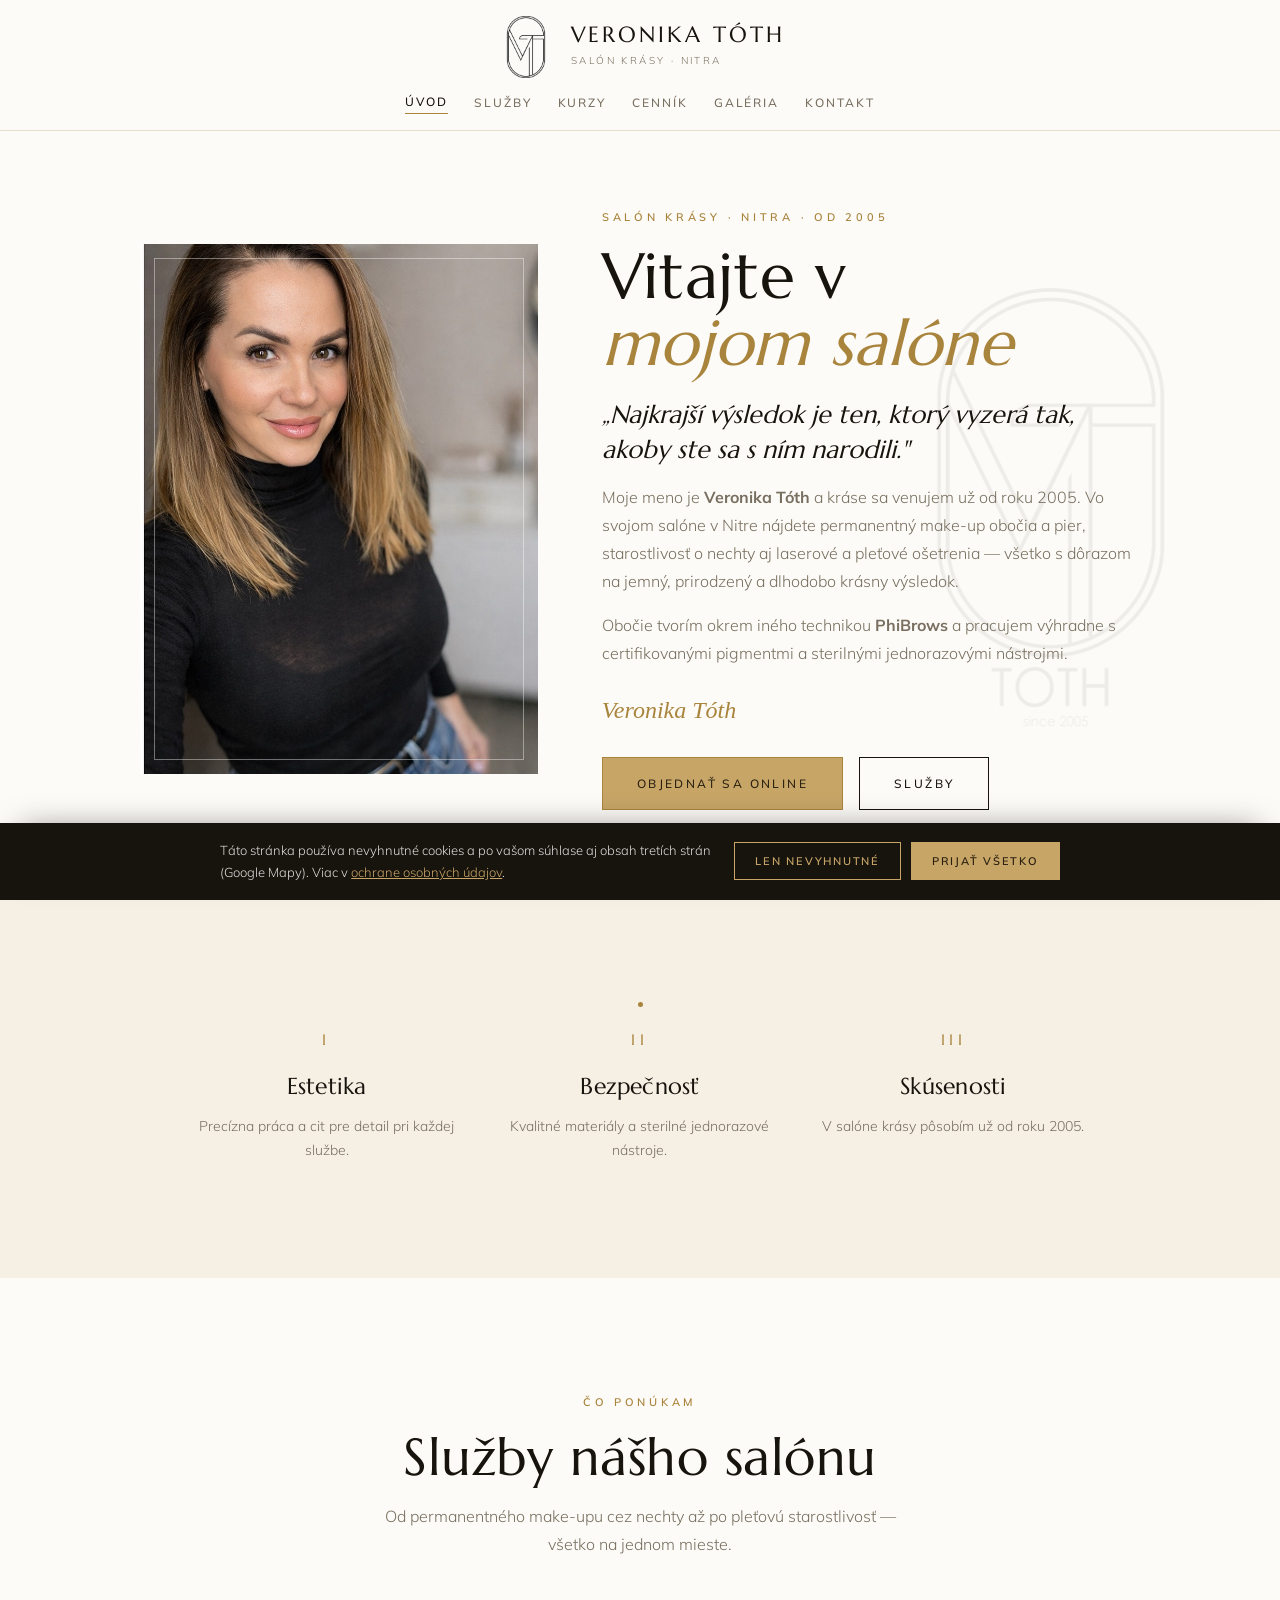
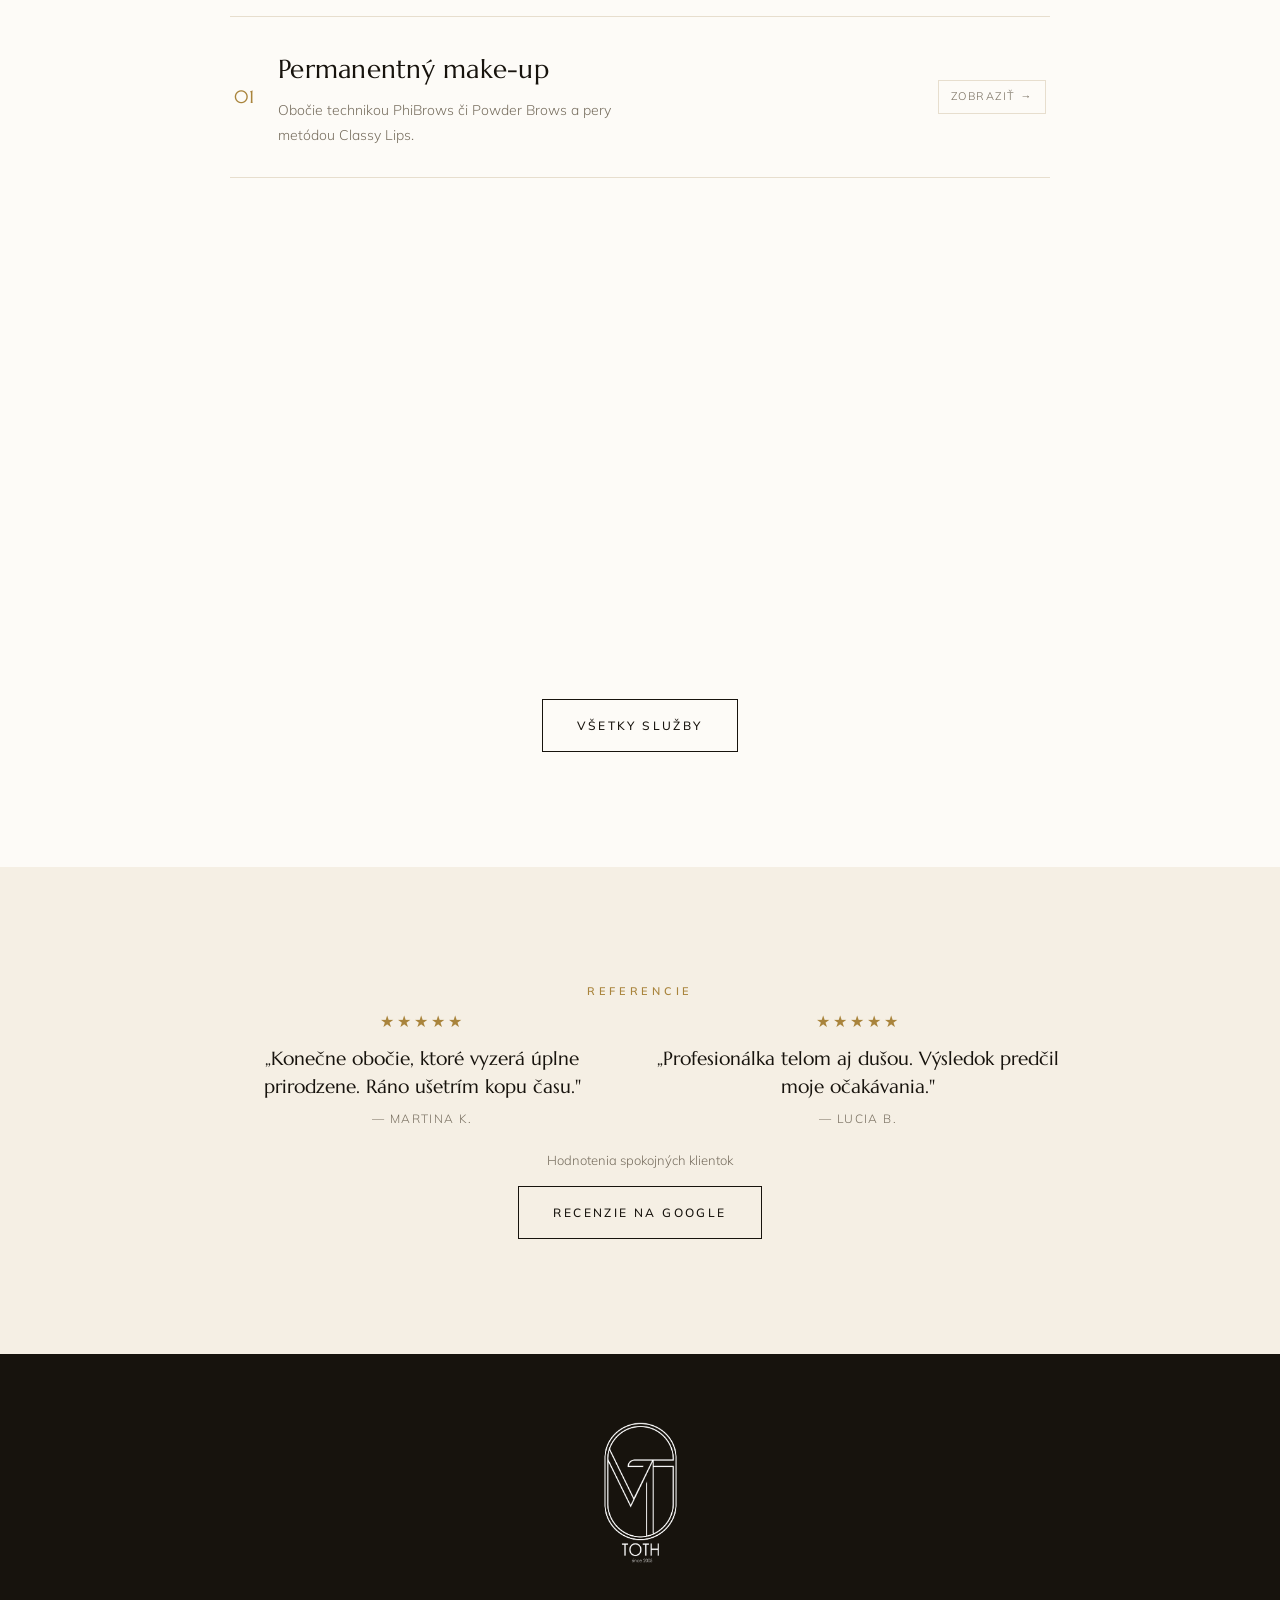
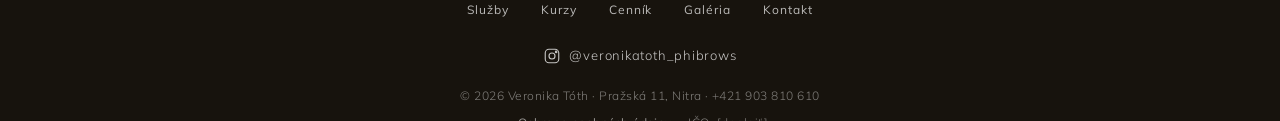
<file: navrh-2/index.html>
<html lang="sk">
<meta charset="utf-8">
<meta name="viewport" content="width=device-width, initial-scale=1, viewport-fit=cover">
<title>Veronika Tóth — salón krásy Nitra</title>
<meta name="description" content="Salón krásy v Nitre — permanentný make-up, manikúra, pedikúra, laserové a pleťové ošetrenia. Od roku 2005. Online rezervácia.">
<link rel="icon" href="data:image/svg+xml,%3Csvg xmlns='http://www.w3.org/2000/svg' viewBox='0 0 32 32'%3E%3Crect width='32' height='32' rx='7' fill='%2317130D'/%3E%3Ctext x='16' y='22' font-family='Georgia,serif' font-size='15' fill='%23C7A567' text-anchor='middle'%3EVT%3C/text%3E%3C/svg%3E">
<meta property="og:type" content="website">
<meta property="og:title" content="Veronika Tóth — salón krásy Nitra">
<meta property="og:description" content="Salón krásy v Nitre — permanentný make-up, nechty, laserové a pleťové ošetrenia. Od roku 2005.">
<meta property="og:image" content="https://janpochyly-coder.github.io/veronika-toth-web/navrh-2/images/hero.jpg">
<meta property="og:url" content="https://janpochyly-coder.github.io/veronika-toth-web/navrh-2/">
<meta name="twitter:card" content="summary_large_image">
<link rel="preconnect" href="https://fonts.googleapis.com">
<link rel="preconnect" href="https://fonts.gstatic.com" crossorigin>
<link rel="stylesheet" href="https://fonts.googleapis.com/css2?family=Marcellus&family=Mulish:wght@300;400;500;600&display=swap">

<style>
  :root {
    --bg:      #FDFBF7;
    --white:   #FFFFFF;
    --beige:   #F5EFE4;
    --beige-2: #ECE2D0;
    --ink:     #17130D;
    --muted:   #786F60;
    --line:    #E7DECE;
    --gold:    #A9843C;
    --gold-2:  #C7A567;

    --display: "Marcellus", Georgia, serif;
    --body: "Mulish", "Helvetica Neue", Arial, sans-serif;
    --wrap: 1120px;
    --gutter: clamp(20px, 5vw, 60px);
  }
  * { box-sizing: border-box; }
  [hidden] { display: none !important; }
  body { margin:0; background: var(--bg); color: var(--ink); font-family: var(--body); font-weight: 300; font-size: 16px; line-height: 1.75; -webkit-font-smoothing: antialiased; }
  h1,h2,h3 { font-family: var(--display); font-weight: 400; margin: 0; text-wrap: balance; letter-spacing: .01em; }
  a { color: inherit; text-decoration: none; }
  .wrap { max-width: var(--wrap); margin-inline: auto; padding-inline: var(--gutter); }

  .kicker { font-family: var(--body); font-size: 11px; font-weight: 600; letter-spacing: .34em; text-transform: uppercase; color: var(--gold); }
  .dot { display:inline-block; width:5px; height:5px; border-radius:50%; background: var(--gold); margin: 0 auto 20px; }

  /* nav */
  header.nav { position: sticky; top: env(safe-area-inset-top,0px); z-index: 50; background: color-mix(in srgb, var(--bg) 90%, transparent); backdrop-filter: blur(10px); border-bottom: 1px solid var(--line); }
  .nav-inner { padding-block: 16px; display:flex; flex-direction:column; align-items:center; gap: 12px; }
  .brand { display:flex; align-items:center; justify-content:center; gap:14px; cursor:pointer; }
  .brand-txt { text-align:left; }
  .brand-txt .bn { font-family:var(--display); font-size:22px; letter-spacing:.14em; text-transform:uppercase; line-height:1; display:block; }
  .brand-txt .bs { font-size:10px; letter-spacing:.24em; text-transform:uppercase; color:var(--muted); margin-top:6px; display:block; }
  /* zmenšenie hlavičky pri scrolle */
  .nav-inner { transition: padding .25s ease, gap .25s ease; }
  .brand .logo-mark { transition: height .25s ease; }
  .brand-txt .bn { transition: font-size .25s ease; }
  header.nav.shrink .nav-inner { padding-block: 9px; gap: 4px; }
  header.nav.shrink .brand .logo-mark { height: 38px; }
  header.nav.shrink .brand-txt .bn { font-size: 17px; }
  header.nav.shrink .brand-txt .bs { display: none; }
  .brand .name { font-family: var(--display); font-size: 24px; letter-spacing: .18em; text-transform: uppercase; line-height:1; }
  .brand .sub { font-size: 10px; letter-spacing: .38em; text-transform: uppercase; color: var(--muted); margin-top: 7px; }
  nav.links { display:flex; align-items:center; gap: 26px; flex-wrap:wrap; justify-content:center; }
  nav.links button { background:none; border:0; cursor:pointer; font-family: var(--body); font-size: 12px; font-weight: 500; letter-spacing: .16em; text-transform: uppercase; color: var(--muted); padding: 4px 0; transition: color .25s; }
  nav.links button:hover, nav.links button.active { color: var(--ink); }
  nav.links button.active { border-bottom: 1px solid var(--gold); }
  .menu-toggle { display:none; position:absolute; right: var(--gutter); top: 18px; background:none; border:0; cursor:pointer; color: var(--ink); }

  main{display:block;}
  .view{display:none; animation: fade .5s ease both;}
  .view.active{display:block;}
  @keyframes fade{from{opacity:0}to{opacity:1}}
  @media (prefers-reduced-motion: reduce){ .view{animation:none} * { scroll-behavior:auto !important } }

  section { padding-block: clamp(64px, 9vw, 120px); text-align:center; }
  .section-beige { background: var(--beige); }

  .btn { display:inline-flex; align-items:center; justify-content:center; gap:10px; font-family: var(--body); font-size: 12px; letter-spacing: .2em; text-transform: uppercase; font-weight: 500; padding: 15px 34px; cursor:pointer; border: 1px solid var(--ink); color: var(--ink); background: transparent; border-radius: 0; transition: background .25s, color .25s; }
  .btn:hover { background: var(--ink); color: var(--bg); }
  .btn.gold { border-color: var(--gold); color: #2a2010; background: var(--gold-2); }
  .btn.gold:hover { background: var(--gold); color:#fff; }

  .hero .kicker { display:block; margin-bottom: 22px; }
  .hero h1 { font-size: clamp(42px, 7vw, 82px); line-height: 1.08; }
  .hero h1 span { display:block; font-style: italic; font-family: Georgia, serif; color: var(--gold); font-size: .5em; margin-top: 14px; letter-spacing: 0; text-transform: none; }
  .hero p { font-size: 17px; color: var(--muted); max-width: 52ch; margin: 26px auto 34px; }
  .hero-actions { display:flex; gap: 16px; justify-content:center; flex-wrap:wrap; }

  .frame { position: relative; overflow:hidden; }
  .frame::after { content:""; position:absolute; inset:14px; border:1px solid rgba(255,255,255,.4); pointer-events:none; }
  .ph { background: linear-gradient(160deg, var(--beige-2) 0%, var(--gold-2) 130%); position:relative; }
  .ph.wide{aspect-ratio:16/9} .ph.square{aspect-ratio:1/1} .ph.tall{aspect-ratio:3/4} .ph.pano{aspect-ratio:21/9}
  .ph .lab { position:absolute; left:50%; bottom:18px; transform:translateX(-50%); font-size:10px; letter-spacing:.24em; text-transform:uppercase; color:#241b0d; background: color-mix(in srgb, var(--bg) 82%, transparent); padding:6px 14px; }
  .hero-img { margin-top: clamp(40px,6vw,72px); }

  /* reálne fotky v rámoch */
  .ph img { position:absolute; inset:0; width:100%; height:100%; object-fit:cover; display:block; image-orientation: from-image; transition: transform .8s cubic-bezier(.2,.7,.2,1); }
  .frame:hover .ph img { transform: scale(1.05); }
  .ph video { position:absolute; inset:0; width:100%; height:100%; object-fit:cover; display:block; }
  .gal-sub { font-family:var(--display); font-size:22px; text-align:left; margin:clamp(28px,4vw,40px) 0 14px; }
  .gal-sub:first-of-type { margin-top:0; }
  .gal .frame { cursor:pointer; }
  /* lightbox */
  .lb{position:fixed;inset:0;z-index:300;background:rgba(20,16,12,.93);display:flex;align-items:center;justify-content:center;}
  .lb-stage{max-width:90vw;max-height:86vh;display:flex;align-items:center;justify-content:center;}
  .lb-stage img,.lb-stage video{max-width:90vw;max-height:86vh;object-fit:contain;display:block;box-shadow:0 20px 60px rgba(0,0,0,.5);}
  .lb-close{position:absolute;top:14px;right:20px;background:none;border:0;color:#fff;font-size:34px;line-height:1;cursor:pointer;}
  .lb-nav{position:absolute;top:50%;transform:translateY(-50%);background:none;border:0;color:#fff;font-size:46px;line-height:1;cursor:pointer;padding:10px 18px;opacity:.82;}
  .lb-nav:hover{opacity:1;}
  .lb-prev{left:6px;} .lb-next{right:6px;}
  @media(max-width:600px){ .lb-nav{font-size:36px;padding:8px 8px;} }

  /* logo v hlavičke */
  .brand .logo-mark { height:62px; width:auto; display:block; }
  @media (max-width:600px){ .brand .logo-mark{ height:52px; } .brand-txt .bn{ font-size:19px; } }

  /* jemné animácie */
  .js .reveal { opacity:0; transform: translateY(18px); transition: opacity .7s ease, transform .7s cubic-bezier(.2,.7,.2,1); }
  .js .reveal.in { opacity:1; transform:none; }
  @media (prefers-reduced-motion: reduce){
    .js .reveal { opacity:1 !important; transform:none !important; transition:none !important; }
    .ph img { transition:none; } .frame:hover .ph img { transform:none; }
  }

  .head { max-width: 640px; margin: 0 auto clamp(38px,5vw,58px); }
  .head h2 { font-size: clamp(32px,5vw,52px); line-height:1.1; margin-top: 16px; }
  .head p { color: var(--muted); margin: 16px auto 0; max-width: 52ch; }

  /* pillars */
  .pillars { display:grid; grid-template-columns:repeat(3,1fr); gap: 40px; max-width: 900px; margin: 0 auto; }
  .pillar .n { font-family: var(--display); color: var(--gold); font-size: 15px; letter-spacing: .3em; }
  .pillar h3 { font-size: 23px; margin: 12px 0 8px; }
  .pillar p { color: var(--muted); font-size: 14px; margin:0; }
  /* úvod – kombinovaný intro (Úvod + O mne) */
  .intro{position:relative;overflow:hidden;padding-block:clamp(44px,6vw,84px);}
  .intro-logo{position:absolute;right:-30px;top:50%;transform:translateY(-50%);height:min(520px,85%);opacity:.06;pointer-events:none;z-index:0;}
  .intro-grid{position:relative;z-index:1;display:grid;grid-template-columns:0.85fr 1.15fr;gap:clamp(32px,5vw,72px);align-items:center;}
  .intro-photo{max-width:440px;width:100%;}
  .intro-txt{text-align:left;}
  .intro-txt .kicker{display:block;margin-bottom:16px;}
  .intro-txt h1{font-size:clamp(38px,6vw,64px);line-height:1.05;}
  .intro-txt h1 em{font-style:italic;color:var(--gold);}
  .intro-txt .quote{font-family:var(--display);font-style:italic;font-size:clamp(19px,2.4vw,25px);line-height:1.4;color:var(--ink);margin:20px 0 0;}
  .intro-txt p{color:var(--muted);margin:16px 0 0;max-width:58ch;}
  .intro-txt .sig{font-family:Georgia,serif;font-style:italic;font-size:24px;color:var(--gold);margin-top:22px;}
  .intro-actions{display:flex;gap:16px;flex-wrap:wrap;margin-top:26px;}
  @media(max-width:860px){ .intro-grid{grid-template-columns:1fr;} .intro-photo{max-width:360px;margin-inline:auto;} .intro-txt{text-align:center;} .intro-txt .kicker{display:inline-flex;} .intro-actions{justify-content:center;} .intro-logo{display:none;} }

  /* services list */
  .svc-list { max-width: 820px; margin: 0 auto; text-align:left; border-top:1px solid var(--line); }
  .svc { display:grid; grid-template-columns: auto 1fr auto; gap: 24px; align-items:center; padding: 30px 4px; border-bottom:1px solid var(--line); }
  .svc .no { font-family: var(--display); color: var(--gold); font-size: 18px; }
  .svc h3 { font-size: 26px; }
  .svc p { margin: 6px 0 0; color: var(--muted); font-size: 14px; max-width: 46ch; }
  .svc .tag { font-size: 11px; letter-spacing:.14em; text-transform:uppercase; color: var(--muted); border:1px solid var(--line); padding: 6px 12px; white-space:nowrap; }
  /* služby – „Prečítať viac" (Zoznam aj Karty) */
  details.more { margin-top:16px; }
  details.more > summary { list-style:none; cursor:pointer; color:var(--gold); font-size:12px; letter-spacing:.16em; text-transform:uppercase; font-weight:500; display:inline-flex; align-items:center; gap:8px; }
  details.more > summary::-webkit-details-marker { display:none; }
  details.more > summary::after { content:"→"; }
  details.more[open] > summary { color:var(--muted); }
  details.more[open] > summary::after { content:"↑"; }
  details.more .more-body { margin-top:14px; }
  details.more .more-body p { color:var(--muted); font-size:14px; line-height:1.7; margin:0 0 10px; }
  details.more .more-body strong { color:var(--ink); font-weight:600; }
  @media (max-width:820px){ details.more > summary{ justify-content:center; } }
  /* služby – ikonový zoznam */
  .vlist{max-width:840px;margin:0 auto;text-align:left;border-top:1px solid var(--line);}
  .vrow{display:flex;gap:22px;padding:28px 4px;border-bottom:1px solid var(--line);align-items:flex-start;}
  .vrow .ic{flex:none;width:56px;height:56px;border:1px solid var(--line);border-radius:50%;display:grid;place-items:center;color:var(--gold);}
  .vrow .ic svg{width:26px;height:26px;}
  .vrow .tx{flex:1;}
  .vrow .rowh{display:flex;align-items:baseline;gap:12px;flex-wrap:wrap;}
  .vrow h3{font-size:24px;}
  .vrow .tag{font-size:11px;letter-spacing:.14em;text-transform:uppercase;color:var(--gold);}
  .vrow .lead2{color:var(--muted);font-size:15px;margin:6px 0 0;max-width:60ch;}
  /* služby – ikonové karty */
  .vgrid{display:flex;flex-wrap:wrap;justify-content:center;gap:18px;}
  .vcard{flex:0 1 300px;max-width:340px;border:1px solid var(--line);background:#fff;padding:32px 26px;text-align:center;display:flex;flex-direction:column;align-items:center;transition:border-color .3s,transform .3s;}
  .vcard:hover{border-color:var(--gold);transform:translateY(-3px);}
  .vcard .ic{width:62px;height:62px;border:1px solid var(--line);border-radius:50%;display:grid;place-items:center;margin:0 auto 18px;color:var(--gold);}
  .vcard .ic svg{width:28px;height:28px;}
  .vcard h3{font-size:23px;}
  .vcard .tag{display:block;font-size:11px;letter-spacing:.14em;text-transform:uppercase;color:var(--gold);margin:6px 0 12px;}
  .vcard .lead2{color:var(--muted);font-size:14px;margin:0;}
  .vcard details.more>summary{justify-content:center;}
  .vcard details.more .more-body p{text-align:left;}
  @media (max-width:820px){ .vgrid{grid-template-columns:repeat(2,1fr);} }
  @media (max-width:560px){ .vgrid{grid-template-columns:1fr;} .vrow{gap:16px;} .vrow .ic{width:48px;height:48px;} }
  /* submenu v navigácii */
  .has-sub{position:relative;display:inline-flex;}
  .sub-toggle{background:none;border:0;cursor:pointer;font-family:var(--body);font-size:12px;font-weight:500;letter-spacing:.16em;text-transform:uppercase;color:var(--muted);padding:4px 0;transition:color .25s;}
  .sub-toggle:hover,.sub-toggle.active{color:var(--ink);}
  .has-sub .submenu{display:none;position:absolute;top:calc(100% + 6px);left:50%;transform:translateX(-50%);flex-direction:column;background:var(--bg);border:1px solid var(--line);padding:6px 0;min-width:150px;z-index:70;box-shadow:0 14px 34px -20px rgba(120,90,30,.5);}
  .has-sub:hover .submenu,.has-sub:focus-within .submenu{display:flex;}
  .has-sub .submenu button{background:none;border:0;cursor:pointer;font-family:var(--body);font-size:12px;letter-spacing:.14em;text-transform:uppercase;color:var(--muted);padding:9px 18px;white-space:nowrap;text-align:center;transition:color .2s,background .2s;}
  .has-sub .submenu button:hover,.has-sub .submenu button.active{color:var(--ink);background:var(--beige);}
  @media (max-width:820px){
    .has-sub{display:block;width:100%;}
    .has-sub .submenu{display:flex;position:static;transform:none;border:0;box-shadow:none;padding:2px 0 2px 16px;min-width:0;background:none;align-items:flex-start;}
    .has-sub .submenu button{padding:8px 0;font-size:15px;text-align:left;letter-spacing:.08em;}
    .sub-toggle{font-size:16px;padding:8px 0;}
  }

  /* about */
  .about { max-width: 720px; margin: 0 auto; }
  .about .q { font-family: var(--display); font-size: clamp(24px,3.5vw,32px); line-height:1.4; }
  .about p { color: var(--muted); margin: 22px auto 0; max-width: 58ch; }
  .sig { font-family: Georgia, serif; font-style:italic; font-size: 24px; color: var(--gold); margin-top: 28px; }

  /* price */
  .price { max-width: 760px; margin: 0 auto; text-align:left; }
  .price-group { margin-top: 40px; }
  .price-group:first-child { margin-top: 0; }
  .price-group > h3 { font-size: 15px; letter-spacing:.24em; text-transform:uppercase; color: var(--gold); font-family: var(--body); font-weight:600; padding-bottom: 6px; }
  .prow { display:flex; justify-content:space-between; align-items:baseline; gap: 20px; padding: 18px 0; border-bottom: 1px solid var(--line); }
  .prow:first-of-type{border-top:1px solid var(--line);}
  .prow .l { font-family: var(--display); font-size: 20px; }
  .prow .l small { display:block; font-family: var(--body); font-size: 12.5px; color: var(--muted); letter-spacing:.02em; margin-top:2px; }
  .prow .r { font-family: var(--display); font-size: 20px; color: var(--gold); white-space:nowrap; font-variant-numeric: tabular-nums; }
  .pnote { color: var(--muted); font-size: 13px; margin-top: 22px; }

  /* gallery */
  .gal { display:grid; grid-template-columns: repeat(3,1fr); gap: 12px; }

  /* kompaktný pásik recenzií */
  .rmini { display:grid; grid-template-columns:repeat(2,1fr); gap:32px; max-width:840px; margin:0 auto; }
  .rmini .rq { text-align:center; }
  .rmini .rq .stars { color:var(--gold); letter-spacing:3px; }
  .rmini .rq p { font-family:var(--display); font-size:19px; line-height:1.45; margin:10px 0 8px; }
  .rmini .rq span { font-size:12px; letter-spacing:.12em; text-transform:uppercase; color:var(--muted); }
  @media (max-width:820px){ .rmini{ grid-template-columns:1fr; gap:26px; } }


  /* faq */
  .faq { max-width: 760px; margin: 0 auto; text-align:left; }
  details.q { border-bottom: 1px solid var(--line); }
  details.q summary { list-style:none; cursor:pointer; padding: 20px 0; font-family: var(--display); font-size: 20px; display:flex; justify-content:space-between; align-items:center; gap:16px; }
  details.q summary::-webkit-details-marker { display:none; }
  details.q summary::after { content:"+"; color: var(--gold); font-size: 24px; font-family: var(--body); transition: transform .2s; }
  details.q[open] summary::after { content:"–"; }
  details.q p { color: var(--muted); font-size: 15px; margin: 0 0 22px; max-width: 62ch; }

  /* aftercare */
  .care { max-width: 820px; margin: clamp(48px,7vw,80px) auto 0; text-align:left; }
  .care > h3 { font-size: clamp(26px,4vw,36px); text-align:center; margin-bottom: 34px; }
  .care-list { display:grid; grid-template-columns: repeat(2,1fr); gap: 22px; }
  .care-step { display:flex; gap:16px; }
  .care-step .cn { font-family: var(--display); color: var(--gold); font-size: 22px; flex:none; width: 34px; }
  .care-step p { margin:0; color: var(--muted); font-size: 14px; }
  .care-step strong { color: var(--ink); font-weight:600; display:block; font-size:15px; margin-bottom:2px; }

  /* contact */
  .contact { max-width: 900px; margin: 0 auto; display:grid; grid-template-columns: 1fr 1fr; gap: 48px; text-align:left; }
  .cinfo .r { padding: 16px 0; border-bottom:1px solid var(--line); }
  .cinfo .r:first-child{border-top:1px solid var(--line);}
  .cinfo .k { font-size: 10px; letter-spacing:.24em; text-transform:uppercase; color: var(--gold); }
  .cinfo .v { font-size: 17px; margin-top: 4px; }
  .cinfo .v small { display:block; color: var(--muted); font-size:14px; }
  .cinfo .book { margin-top: 24px; }
  .map-embed { position:relative; margin-top: clamp(32px,5vw,48px); border:1px solid var(--line); }
  .map-embed iframe { display:block; width:100%; height:380px; border:0; }
  @media (max-width:600px){ .map-embed iframe{ height:300px; } }
  /* kontakt – split (Kontakt 2) */
  .ct1{display:grid;grid-template-columns:1fr 1fr;border:1px solid var(--line);max-width:1000px;margin:0 auto;}
  .ct1 .info{padding:clamp(26px,3.5vw,44px);}
  .ct1 .map-embed{margin-top:0;border:0;border-left:1px solid var(--line);}
  .ct1 .map-embed iframe{height:100%;min-height:560px;}
  .ct1 .map-ph{min-height:560px;}
  .ct1 .crow{display:flex;gap:14px;padding:15px 0;border-bottom:1px solid var(--line);align-items:flex-start;text-align:left;}
  .ct1 .crow .ic{flex:none;margin-top:2px;color:var(--gold);}
  .ct1 .crow .k{font-size:10px;letter-spacing:.22em;text-transform:uppercase;color:var(--gold);}
  .ct1 .crow .v{font-size:16px;margin-top:2px;}
  .ct1 .crow .v small{display:block;color:var(--muted);font-size:13px;}
  .ct1 .cbtns{display:flex;gap:12px;flex-wrap:wrap;margin:22px 0 26px;}
  @media (max-width:820px){ .ct1{grid-template-columns:1fr;} .ct1 .map-embed{border-left:0;border-top:1px solid var(--line);} .ct1 .map-embed iframe,.ct1 .map-ph{min-height:340px;} }
  .map-ph{background:linear-gradient(160deg,var(--beige-2),var(--gold-2));min-height:300px;display:flex;flex-direction:column;align-items:center;justify-content:center;gap:14px;text-align:center;padding:24px;}
  .map-ph p{margin:0;color:#2a2010;font-size:14px;max-width:42ch;}
  .map-ph a{color:#2a2010;text-decoration:underline;}
  /* právna stránka */
  .legal{max-width:760px;margin:0 auto;text-align:left;}
  .legal h3{font-size:22px;margin:28px 0 8px;font-family:var(--display);}
  .legal p,.legal li{color:var(--muted);font-size:15px;}
  .legal ul{padding-left:20px;margin:6px 0;}
  .legal ul li{margin:4px 0;}
  .legal a{color:var(--gold);text-decoration:underline;}
  .legal .note{background:var(--beige);border:1px solid var(--line);padding:14px 16px;font-size:13px;color:var(--muted);margin:0 0 8px;}
  /* cookie lišta */
  .cookiebar{position:fixed;left:0;right:0;bottom:0;z-index:200;background:var(--ink);color:var(--bg);padding:16px clamp(16px,4vw,40px);padding-bottom:calc(16px + env(safe-area-inset-bottom,0px));display:flex;gap:18px;align-items:center;justify-content:center;flex-wrap:wrap;box-shadow:0 -12px 34px -22px rgba(0,0,0,.6);}
  .cookiebar p{margin:0;font-size:13px;max-width:62ch;color:rgba(255,255,255,.85);}
  .cookiebar a{color:var(--gold-2);text-decoration:underline;cursor:pointer;}
  .cookiebar .cb-actions{display:flex;gap:10px;flex-wrap:wrap;}
  .cookiebar button{cursor:pointer;font-family:var(--body);font-size:11px;letter-spacing:.16em;text-transform:uppercase;font-weight:600;padding:11px 20px;border:1px solid var(--gold-2);background:none;color:var(--gold-2);}
  .cookiebar button.acc{background:var(--gold-2);color:#2a2010;}
  form { display:grid; gap: 14px; }
  form label { font-size: 10px; letter-spacing:.2em; text-transform:uppercase; color: var(--muted); }
  form input, form textarea { width:100%; background: var(--white); border:1px solid var(--line); padding: 12px 14px; font-family: var(--body); font-size: 15px; color: var(--ink); border-radius:0; }
  form input:focus, form textarea:focus { outline: 1px solid var(--gold); border-color: transparent; }

  footer { background: var(--ink); color: var(--bg); text-align:center; padding-block: 56px 34px; }
  .foot-logo { height: clamp(120px, 18vw, 165px); width:auto; display:block; margin:0 auto; cursor:pointer; }
  footer nav { display:flex; gap: 20px; justify-content:center; flex-wrap:wrap; margin: 26px 0; }
  footer nav button { background:none;border:0;color:rgba(255,255,255,.7);cursor:pointer;font-family:var(--body);font-size:12px;letter-spacing:.08em; }
  footer nav button:hover{color:var(--gold-2);}
  .foot-ig{display:inline-flex;align-items:center;gap:8px;color:rgba(255,255,255,.75);font-size:13px;letter-spacing:.06em;margin-bottom:18px;transition:color .2s;}
  .foot-ig:hover{color:var(--gold-2);}
  .foot-ig svg{width:18px;height:18px;}
  footer .fb { font-size: 12px; color: rgba(255,255,255,.45); letter-spacing:.04em; }

  .back { position: fixed; left: 16px; bottom: calc(16px + env(safe-area-inset-bottom,0px)); z-index: 60; background: var(--ink); color: var(--bg); font-size:11px; letter-spacing:.14em; text-transform:uppercase; padding: 10px 16px; border-radius:100px; opacity:.85; }
  .back:hover{opacity:1;}

  @media (max-width: 820px) {
    nav.links { display:none; }
    nav.links.open { display:flex; flex-direction:column; gap:12px; }
    .menu-toggle { display:block; }
    .pillars, .gal, .contact, .care-list { grid-template-columns:1fr; }
    .gal{grid-template-columns:repeat(2,1fr);}
    .svc{grid-template-columns:auto 1fr; }
    .svc .tag{grid-column:2;justify-self:start;}
  }
</style>

<header class="nav">
  <div class="wrap nav-inner">
    <div class="brand" data-go="uvod"><img class="logo-mark" src="images/logo-mark.png" alt="Veronika Tóth"><span class="brand-txt"><span class="bn">Veronika Tóth</span><span class="bs">Salón krásy · Nitra</span></span></div>
    <button class="menu-toggle" id="menuBtn" aria-label="Menu"><svg width="24" height="24" viewBox="0 0 24 24" fill="none" stroke="currentColor" stroke-width="1.4"><path d="M3 6h18M3 12h18M3 18h18"/></svg></button>
    <nav class="links" id="navlinks">
      <button data-go="uvod" class="active">Úvod</button>
      <button data-go="sluzby">Služby</button>
      <button data-go="kurzy">Kurzy</button>
      <button data-go="cennik">Cenník</button>
      <button data-go="galeria">Galéria</button>
      <button data-go="kontakt">Kontakt</button>
    </nav>
  </div>
</header>

<main>
  <!-- UVOD -->
  <div class="view active" id="uvod">
    <section class="intro">
      <img class="intro-logo" src="images/logo-full.png" alt="" aria-hidden="true">
      <div class="wrap intro-grid">
        <div class="intro-photo frame"><div class="ph tall"><img src="images/veronika.jpg" alt="Veronika Tóth — salón krásy Nitra"></div></div>
        <div class="intro-txt">
          <span class="kicker">Salón krásy · Nitra · od 2005</span>
          <h1>Vitajte v <em>mojom salóne</em></h1>
          <p class="quote">„Najkrajší výsledok je ten, ktorý vyzerá tak, akoby ste sa s ním narodili."</p>
          <p>Moje meno je <strong>Veronika Tóth</strong> a kráse sa venujem už od roku 2005. Vo svojom salóne v Nitre nájdete permanentný make-up obočia a pier, starostlivosť o nechty aj laserové a pleťové ošetrenia — všetko s dôrazom na jemný, prirodzený a dlhodobo krásny výsledok.</p>
          <p>Obočie tvorím okrem iného technikou <strong>PhiBrows</strong> a pracujem výhradne s certifikovanými pigmentmi a sterilnými jednorazovými nástrojmi.</p>
          <div class="sig">Veronika Tóth</div>
          <div class="intro-actions">
            <a class="btn gold" href="https://booqme.app/sk/rezervacia/veronika-tothova" target="_blank" rel="noopener">Objednať sa online</a>
            <a class="btn" data-go="sluzby" href="#sluzby">Služby</a>
          </div>
        </div>
      </div>
    </section>

    <section class="section-beige">
      <div class="wrap">
        <span class="dot"></span>
        <div class="pillars">
          <div class="pillar"><div class="n">I</div><h3>Estetika</h3><p>Precízna práca a cit pre detail pri každej službe.</p></div>
          <div class="pillar"><div class="n">II</div><h3>Bezpečnosť</h3><p>Kvalitné materiály a sterilné jednorazové nástroje.</p></div>
          <div class="pillar"><div class="n">III</div><h3>Skúsenosti</h3><p>V salóne krásy pôsobím už od roku 2005.</p></div>
        </div>
      </div>
    </section>

    <section>
      <div class="wrap">
        <div class="head"><span class="kicker">Čo ponúkam</span><h2>Služby nášho salónu</h2><p>Od permanentného make-upu cez nechty až po pleťovú starostlivosť — všetko na jednom mieste.</p></div>
        <div class="svc-list">
          <div class="svc" data-go="sluzby" style="cursor:pointer"><span class="no">01</span><div><h3>Permanentný make-up</h3><p>Obočie technikou PhiBrows či Powder Brows a pery metódou Classy Lips.</p></div><span class="tag">Zobraziť →</span></div>
          <div class="svc" data-go="sluzby" style="cursor:pointer"><span class="no">02</span><div><h3>Manikúra &amp; pedikúra</h3><p>Modelácia gélových nechtov, gél lak, klasická manikúra aj pedikúra.</p></div><span class="tag">Zobraziť →</span></div>
          <div class="svc" data-go="sluzby" style="cursor:pointer"><span class="no">03</span><div><h3>Laserové ošetrenia</h3><p>Odstránenie nevyhovujúceho PMU a tetovaní a osviežujúci Carbon peel.</p></div><span class="tag">Zobraziť →</span></div>
          <div class="svc" data-go="kontakt" style="cursor:pointer"><span class="no">04</span><div><h3>Darčekové poukazy</h3><p>Potešte blízkych poukazom na permanentný make-up či starostlivosť o nechty.</p></div><span class="tag">Napíšte →</span></div>
        </div>
        <div style="text-align:center;margin-top:36px"><a class="btn" data-go="sluzby" href="#sluzby">Všetky služby</a></div>
      </div>
    </section>

    <!-- RECENZIE (kompaktný pásik na úvode) -->
    <section class="section-beige">
      <div class="wrap">
        <span class="kicker" style="display:block;margin-bottom:6px">Referencie</span>
        <div class="rmini">
          <div class="rq"><div class="stars">★★★★★</div><p>„Konečne obočie, ktoré vyzerá úplne prirodzene. Ráno ušetrím kopu času."</p><span>— Martina K.</span></div>
          <div class="rq"><div class="stars">★★★★★</div><p>„Profesionálka telom aj dušou. Výsledok predčil moje očakávania."</p><span>— Lucia B.</span></div>
        </div>
        <p class="pnote" style="margin-top:20px">Hodnotenia spokojných klientok</p>
        <div style="text-align:center;margin-top:14px"><a class="btn" href="https://share.google/l2OJdri5wWEotfM0E" target="_blank" rel="noopener">Recenzie na Google</a></div>
      </div>
    </section>
  </div>

  <!-- SLUZBY -->
  <div class="view" id="sluzby">
    <section>
      <div class="wrap">
        <div class="head"><span class="kicker">Služby</span><h2>Zákroky na mieru</h2><p>Každej klientke navrhujem riešenie na mieru. Kliknutím na „Prečítať viac" zobrazíte podrobný popis; ceny nájdete v cenníku.</p></div>
        <div class="vgrid">
          <div class="vcard">
            <div class="ic"><svg viewBox="0 0 24 24" fill="none" stroke="currentColor" stroke-width="1.4" stroke-linecap="round"><path d="M3 15c4-6 14-6 18-1"/><path d="M6.5 13l-1-2"/><path d="M10.5 11.6l-.6-2.2"/><path d="M14 11.2l.5-2.2"/><path d="M17.6 12.2l1.2-1.9"/></svg></div>
            <h3>Obočie</h3><span class="tag">PMU · obočie</span>
            <p class="lead2">Permanentný make-up obočia, ktorý vyzerá úplne prirodzene — podľa vášho typu volíme jemné chĺpky alebo púdrový tieň.</p>
            <details class="more"><summary>Prečítať viac</summary><div class="more-body">
              <p>Pred zákrokom si vždy spoločne navrhneme tvar a odtieň na mieru vašej tváre a typu pleti. Pracujem s certifikovanými pigmentmi a sterilnými jednorazovými nástrojmi.</p>
              <p><strong>Powder Brows</strong> — púdrová technika s jemným, rovnomerným tieňom; ideálna pre mastnejšiu pleť a upravený, no jemný výsledok.</p>
              <p><strong>Hair Stroke</strong> — realistické jednotlivé chĺpky strojčekom, verne kopírujúce prirodzený rast obočia.</p>
              <p><strong>Microblading</strong> — manuálne kreslené chĺpky; vhodné najmä pre normálnu až suchšiu pleť.</p>
              <p><strong>Combi Brows</strong> — kombinácia chĺpkov a púdrového tieňa pre plný, no prirodzený výsledok.</p>
              <p><strong>Korekcia</strong> — kontrolné doladenie po prvom sedení a neskoršie oživenie pigmentu.</p>
            </div></details>
          </div>
          <div class="vcard">
            <div class="ic"><svg viewBox="0 0 24 24" fill="none" stroke="currentColor" stroke-width="1.4" stroke-linejoin="round"><path d="M3 11c3-3 6-3 9 0 3-3 6-3 9 0-2 3.6-6 5-9 5s-7-1.4-9-5z"/><path d="M3 11h18"/></svg></div>
            <h3>Pery</h3><span class="tag">PMU · pery</span>
            <p class="lead2">Prirodzené dotvorenie tvaru a farby pier metódou Classy Lips.</p>
            <details class="more"><summary>Prečítať viac</summary><div class="more-body">
              <p><strong>Classy Lips</strong> jemne dotvorí kontúru, zjednotí nerovnomernú farbu a perám vráti sviežosť a mladistvý vzhľad.</p>
              <p>Odtieň volíme tak, aby ladil s vašou prirodzenou farbou — výsledok pôsobí zdravo a plnšie, nikdy nie „namaľovane".</p>
              <p>Pery prechádzajú niekoľkodňovým hojením; finálny odtieň sa ustáli po pár týždňoch. Súčasťou je konzultácia a prípadná korekcia.</p>
            </div></details>
          </div>
          <div class="vcard">
            <div class="ic"><svg viewBox="0 0 24 24" fill="none" stroke="currentColor" stroke-width="1.4" stroke-linejoin="round"><path d="M12 3l1.8 6.2L20 11l-6.2 1.8L12 19l-1.8-6.2L4 11l6.2-1.8z"/></svg></div>
            <h3>Laserové ošetrenia</h3><span class="tag">Laser</span>
            <p class="lead2">Šetrné laserové odstránenie nevyhovujúceho PMU a menších tetovaní, plus osviežujúci Carbon peel.</p>
            <details class="more"><summary>Prečítať viac</summary><div class="more-body">
              <p><strong>Odstránenie PMU</strong> — laserom postupne rozrušujeme a odstraňujeme starý pigment, vo viacerých sedeniach s odstupom.</p>
              <p><strong>Odstránenie menších tetovaní</strong> — počet sedení aj cena závisia od veľkosti, farby a hĺbky; zhodnotíme pri konzultácii.</p>
              <p><strong>Carbon peel</strong> — uhlíková maska a laser vyhladia a rozjasnia pleť, zjednotia tón a zmenšia rozšírené póry.</p>
            </div></details>
          </div>
          <div class="vcard">
            <div class="ic"><svg viewBox="0 0 24 24" fill="none" stroke="currentColor" stroke-width="1.4" stroke-linejoin="round"><path d="M10 3h4v2.5h-4z"/><path d="M9.5 8.5c0-1.6 1-3 2.5-3s2.5 1.4 2.5 3v8.5a1.5 1.5 0 0 1-1.5 1.5h-2a1.5 1.5 0 0 1-1.5-1.5z"/><path d="M9.5 12h5"/></svg></div>
            <h3>Manikúra</h3><span class="tag">Nechty</span>
            <p class="lead2">Precízna starostlivosť o ruky a nechty — od klasickej manikúry po modeláciu gélom.</p>
            <details class="more"><summary>Prečítať viac</summary><div class="more-body">
              <p><strong>Modelácia gélových nechtov</strong> — pevné, prirodzene vyzerajúce nechty vrátane úpravy tvaru a dĺžky.</p>
              <p><strong>Gél lak s kaučukovou bázou</strong> — trvácny lak so spevňujúcou bázou, ktorá chráni váš vlastný necht.</p>
              <p><strong>Klasická a pánska manikúra</strong> — úprava tvaru, ošetrenie nechtovej kožičky a starostlivosť o ruky.</p>
              <p>K dispozícii je aj <strong>zdobenie</strong>, <strong>oprava</strong> nechtov a šetrné <strong>odstránenie</strong> starého gélu.</p>
            </div></details>
          </div>
          <div class="vcard">
            <div class="ic"><svg viewBox="0 0 24 24" fill="none" stroke="currentColor" stroke-width="1.4" stroke-linejoin="round" stroke-linecap="round"><path d="M9 4C6.5 4 5 6.5 5 10c0 2.5 1 4 1 6.5 0 2 1.5 3.2 3.5 3.2s3-1.6 3-3.6c0-2 .6-3 .6-5.1"/><circle cx="15.5" cy="6" r="1"/><circle cx="17.6" cy="8.6" r="1"/><circle cx="18.2" cy="11.6" r="1"/></svg></div>
            <h3>Pedikúra</h3><span class="tag">Nechty</span>
            <p class="lead2">Starostlivosť o nohy v príjemnom prostredí — mokrá aj suchá pedikúra a modelácia.</p>
            <details class="more"><summary>Prečítať viac</summary><div class="more-body">
              <p><strong>Mokrá pedikúra</strong> — klasická pedikúra s kúpeľom; zmäkčí pokožku, upraví nechty a odstráni zrohovatenú kožu.</p>
              <p><strong>Suchá (prístrojová) pedikúra</strong> — ošetrenie bez namáčania, precízne a šetrné, vhodné aj pre citlivejšie nohy.</p>
              <p><strong>Modelácia nechtov na nohách</strong> — spevnenie a úprava gélom pre dlhotrvajúci upravený vzhľad.</p>
            </div></details>
          </div>
        </div>

        <div style="text-align:center;margin-top:clamp(40px,6vw,64px);display:flex;gap:16px;justify-content:center;flex-wrap:wrap">
          <a class="btn gold" href="https://booqme.app/sk/rezervacia/veronika-tothova" target="_blank" rel="noopener">Objednať sa online</a>
          <a class="btn" data-go="cennik" href="#cennik">Pozrieť cenník</a>
        </div>
      </div>
    </section>

    <section class="section-beige">
      <div class="wrap">
        <div class="head"><span class="kicker">Časté otázky</span><h2>Čo vás najčastejšie zaujíma</h2></div>
        <div class="faq">
          <details class="q" open><summary>Bolí zákrok?</summary><p>Pred aj počas zákroku používam znecitlivenie, takže väčšina klientok cíti len mierny tlak. Vnímanie je individuálne, ale zákrok je celkovo dobre znesiteľný.</p></details>
          <details class="q"><summary>Ako dlho permanentný make-up vydrží?</summary><p>Spravidla 12 – 18 mesiacov v závislosti od typu pleti, životného štýlu a starostlivosti. Následne sa odporúča obnova, ktorá udrží výsledok svieži.</p></details>
          <details class="q"><summary>Ako prebieha prvé sedenie?</summary><p>Začíname konzultáciou a spoločným návrhom tvaru a odtieňa. Nasleduje samotný zákrok a po približne 4 – 8 týždňoch kontrolné sedenie, kde výsledok doladíme.</p></details>
          <details class="q"><summary>Pre koho nie je zákrok vhodný?</summary><p>Počas tehotenstva a dojčenia, pri niektorých ochoreniach či užívaní určitých liekov zákrok neodporúčam. V prípade pochybností sa vopred poraďte so mnou alebo lekárom.</p></details>
          <details class="q"><summary>Ako sa objednám?</summary><p>Najjednoduchšie online cez rezervačný systém, prípadne telefonicky. Termín si vyberiete podľa aktuálnej dostupnosti.</p></details>
        </div>

        <div class="care">
          <h3>Starostlivosť po zákroku</h3>
          <div class="care-list">
            <div class="care-step"><span class="cn">1</span><p><strong>Udržujte čistotu a sucho</strong>Prvé dni sa ošetrenej oblasti nedotýkajte a udržujte ju čistú a suchú.</p></div>
            <div class="care-step"><span class="cn">2</span><p><strong>Aplikujte odporúčaný krém</strong>Podľa pokynov nanášajte tenkú vrstvu odporúčaného prípravku.</p></div>
            <div class="care-step"><span class="cn">3</span><p><strong>Chráňte pred slnkom a vodou</strong>Vyhnite sa saune, bazénu, soláriu a priamemu slnku približne dva týždne.</p></div>
            <div class="care-step"><span class="cn">4</span><p><strong>Neodlupujte kožu</strong>Odlupujúcu sa kožu nechajte odpadnúť samú — inak hrozí nerovnomerný výsledok.</p></div>
          </div>
          <p class="pnote" style="text-align:center">Kompletné písomné pokyny dostanete od nás po zákroku. Plný výsledok sa ustáli po 4 – 6 týždňoch.</p>
        </div>
      </div>
    </section>
  </div>

  <!-- KURZY -->
  <div class="view" id="kurzy">
    <section>
      <div class="wrap">
        <div class="head"><span class="kicker">Vzdelávanie</span><h2>Kurzy — pripravujeme</h2><p>Kurzy permanentného make-upu pre začiatočníčky aj pokročilé práve pripravujem. Zanechajte mi kontakt a ozvem sa vám hneď, ako otvorím prihlasovanie.</p></div>
        <p class="pnote" style="text-align:center;max-width:600px;margin:0 auto 28px">Čo vás čaká: teória, hygiena a bezpečnosť · praktický nácvik na modeloch · podpora aj po kurze.</p>
        <div style="text-align:center"><a class="btn gold" data-go="kontakt" href="#kontakt">Mám záujem o kurz</a></div>
      </div>
    </section>
  </div>

  <!-- CENNIK -->
  <div class="view" id="cennik">
    <section>
      <div class="wrap">
        <div class="head"><span class="kicker">Cenník</span><h2>Prehľadné ceny</h2></div>
        <div class="price">
          <div class="price-group">
            <h3>Permanentný make-up</h3>
            <div class="prow"><div class="l">Powder Brows<small>Púdrové obočie — strojčeková technika</small></div><div class="r">200 €</div></div>
            <div class="prow"><div class="l">Hair Stroke<small>Realistické chĺpky — strojčeková technika</small></div><div class="r">200 €</div></div>
            <div class="prow"><div class="l">Combi Brows<small>Spojenie techník powder + hair stroke</small></div><div class="r">230 €</div></div>
            <div class="prow"><div class="l">Microblading<small>Manuálne tetovanie chĺpkov</small></div><div class="r">200 €</div></div>
            <div class="prow"><div class="l">Classy Lips<small>Permanentný make-up pier</small></div><div class="r">200 €</div></div>
            <div class="prow"><div class="l">Cartridge<small>Jednorazová ihla</small></div><div class="r">30 €</div></div>
            <div class="prow"><div class="l">Korekcia do 3 mesiacov<small>Od 1. sedenia</small></div><div class="r">30 €</div></div>
            <div class="prow"><div class="l">Korekcia do 6 mesiacov<small>Od 1. sedenia</small></div><div class="r">60 €</div></div>
            <div class="prow"><div class="l">Korekcia do 1 roka<small>Oživenie pigmentu</small></div><div class="r">100 €</div></div>
          </div>
          <div class="price-group">
            <h3>Laser</h3>
            <div class="prow"><div class="l">Odstránenie permanentného make-upu</div><div class="r">45 €</div></div>
            <div class="prow"><div class="l">Odstránenie tetovania<small>Podľa rozsahu tetovania</small></div><div class="r">50 – 200 €</div></div>
            <div class="prow"><div class="l">Carbon peel<small>Ošetrenie tváre — maska + laser</small></div><div class="r">45 €</div></div>
          </div>
          <div class="price-group">
            <h3>Manikúra</h3>
            <div class="prow"><div class="l">Modelácia gélových nechtov</div><div class="r">50 €</div></div>
            <div class="prow"><div class="l">Gél lak modelácia / kaučuková báza</div><div class="r">35 €</div></div>
            <div class="prow"><div class="l">Klasická / pánska manikúra</div><div class="r">25 €</div></div>
            <div class="prow"><div class="l">Zdobenie / každá ďalšia začatá hodina</div><div class="r">25 €</div></div>
            <div class="prow"><div class="l">Oprava 1 nechtu</div><div class="r">35 €</div></div>
            <div class="prow"><div class="l">Oprava 1 nechtu pri dopĺňaní</div><div class="r">3,50 €</div></div>
            <div class="prow"><div class="l">Odstránenie gélových nechtov</div><div class="r">20 €</div></div>
            <div class="prow"><div class="l">Odstránenie gélových nechtov — iný salón</div><div class="r">30 €</div></div>
          </div>
          <div class="price-group">
            <h3>Pedikúra</h3>
            <div class="prow"><div class="l">Mokrá pedikúra</div><div class="r">20 €</div></div>
            <div class="prow"><div class="l">Suchá pedikúra</div><div class="r">20 €</div></div>
            <div class="prow"><div class="l">Modelácia gélových nechtov<small>Nohy</small></div><div class="r">30 €</div></div>
          </div>
          <div class="price-group">
            <h3>Vzdelávanie</h3>
            <div class="prow"><div class="l">Kurz permanentného make-upu<small>Pripravujeme — termíny čoskoro</small></div><div class="r">pripravujeme</div></div>
          </div>
        </div>
        <p class="pnote">Ceny sú orientačné, finálnu cenu potvrdíme pri konzultácii. Rezervovať termín môžete online alebo telefonicky.</p>
        <div style="text-align:center;margin-top:24px"><a class="btn gold" href="https://booqme.app/sk/rezervacia/veronika-tothova" target="_blank" rel="noopener">Objednať sa online</a></div>
      </div>
    </section>
  </div>

  <!-- GALERIA -->
  <div class="view" id="galeria">
    <section>
      <div class="wrap">
        <div class="head"><span class="kicker">Fotogaléria</span><h2>Výsledky</h2></div>
        <h3 class="gal-sub">Permanentný make-up</h3>
        <div class="gal">
          <div class="frame"><div class="ph square"><img src="images/g1.webp" alt="PhiBrows — detail chĺpkov"><span class="lab">Obočie · PhiBrows</span></div></div>
          <div class="frame"><div class="ph square"><img src="images/obocie1.jpg" alt="Obočie — výsledok"><span class="lab">Obočie</span></div></div>
          <div class="frame"><div class="ph square"><img src="images/obocie2.jpg" alt="Obočie — výsledok"><span class="lab">Obočie</span></div></div>
          <div class="frame"><div class="ph square"><img src="images/g4.jpg" alt="Výsledok — obočie"><span class="lab">Výsledok</span></div></div>
          <div class="frame"><div class="ph square"><img src="images/g5.jpg" alt="Výsledok — obočie"><span class="lab">Výsledok</span></div></div>
          <div class="frame"><div class="ph square"><img src="images/g2.jpg" alt="Výsledok — pery a tvár"><span class="lab">Pery</span></div></div>
        </div>
        <h3 class="gal-sub">Nechty</h3>
        <div class="gal">
          <div class="frame"><div class="ph square"><video src="images/nechty-vid1.mp4" autoplay muted loop playsinline></video><span class="lab">Video</span></div></div>
          <div class="frame"><div class="ph square"><img src="images/nechty1.jpg" alt="Nechty — modelácia"><span class="lab">Nechty</span></div></div>
          <div class="frame"><div class="ph square"><img src="images/nechty2.jpg" alt="Nechty — modelácia"><span class="lab">Nechty</span></div></div>
          <div class="frame"><div class="ph square"><video src="images/nechty-vid2.mp4" autoplay muted loop playsinline></video><span class="lab">Video</span></div></div>
          <div class="frame"><div class="ph square"><img src="images/nechty3.jpg" alt="Nechty — modelácia"><span class="lab">Nechty</span></div></div>
          <div class="frame"><div class="ph square"><img src="images/nechty4.jpg" alt="Nechty — modelácia"><span class="lab">Nechty</span></div></div>
        </div>
        <p class="pnote">Aktuálne práce nájdete na Instagrame <a href="https://www.instagram.com/veronikatoth_phibrows/" target="_blank" rel="noopener"><strong>@veronikatoth_phibrows</strong></a>.</p>
      </div>
    </section>
  </div>

  <!-- KONTAKT -->
  <div class="view" id="kontakt">
    <section>
      <div class="wrap">
        <div class="head"><span class="kicker">Kontakt</span><h2>Objednajte sa</h2></div>
        <div class="contact">
          <div class="cinfo">
            <div class="r"><div class="k">Adresa</div><div class="v">Pražská 11, Nitra<small>Slovensko</small></div></div>
            <div class="r"><div class="k">Telefón</div><div class="v"><a href="tel:+421903810610">+421 903 810 610</a></div></div>
            <div class="r"><div class="k">E-mail</div><div class="v"><a href="mailto:pmutoth@gmail.com">pmutoth@gmail.com</a></div></div>
            <div class="r"><div class="k">Instagram</div><div class="v"><a href="https://www.instagram.com/veronikatoth_phibrows/" target="_blank" rel="noopener">@veronikatoth_phibrows</a></div></div>
            <div class="r"><div class="k">Objednávky</div><div class="v">Len na objednávku<small>Každý deň · termín zrušte min. 24 h vopred</small></div></div>
            <div class="r"><div class="k">Storno</div><div class="v">Termín zrušte prosím min. 24 h vopred<small>Pri neskoršom zrušení môže byť účtovaný poplatok</small></div></div>
            <div class="book"><a class="btn gold" href="https://booqme.app/sk/rezervacia/veronika-tothova" target="_blank" rel="noopener">Objednať sa online</a></div>
          </div>
          <form class="cform">
            <div><label for="c-name">Meno</label><input id="c-name" name="name" type="text" required></div>
            <div><label for="c-phone">Telefón</label><input id="c-phone" name="phone" type="tel"></div>
            <div><label for="c-msg">Správa</label><textarea id="c-msg" name="message" rows="4"></textarea></div>
            <button class="btn gold" type="submit">Odoslať dopyt</button>
          </form>
        </div>
        <div class="map-embed" id="mapBox">
          <div class="map-ph" id="mapPh"><p>Mapa sa načíta z Google Máp. Načítaním súhlasíte so spracovaním podľa <a data-go="ochrana-udajov" href="#ochrana-udajov">ochrany osobných údajov</a>.</p><button type="button" class="btn gold map-load">Zobraziť mapu</button></div>
          <iframe title="Mapa — Pražská 11, Nitra" data-src="https://www.google.com/maps?q=Pra%C5%BEsk%C3%A1%2011%2C%20Nitra&output=embed" loading="lazy" referrerpolicy="no-referrer-when-downgrade" hidden></iframe>
        </div>
      </div>
    </section>
  </div>

  <!-- OCHRANA OSOBNYCH UDAJOV -->
  <div class="view" id="ochrana-udajov">
    <section>
      <div class="wrap">
        <div class="head"><span class="kicker">Právne</span><h2>Ochrana osobných údajov</h2></div>
        <div class="legal">
          <div class="note">Poznámka pre klientku: doplňte údaje prevádzkovateľa (obchodné meno, sídlo, IČO) — sú označené [...].</div>

          <h3>Prevádzkovateľ</h3>
          <p>[Obchodné meno], [sídlo / adresa prevádzky], IČO: [IČO]. Kontakt: <a href="mailto:pmutoth@gmail.com">pmutoth@gmail.com</a>, +421 903 810 610.</p>

          <h3>Aké údaje spracúvame</h3>
          <p>Spracúvame údaje, ktoré nám poskytnete pri objednaní termínu alebo v kontaktnom formulári — meno, telefónne číslo, e-mail a obsah vašej správy. V súvislosti so zákrokmi môžeme viesť aj nevyhnutné údaje o poskytnutej službe.</p>

          <h3>Účel a právny základ</h3>
          <ul>
            <li>vybavenie objednávky a komunikácia s vami (plnenie zmluvy, resp. opatrenia pred jej uzavretím),</li>
            <li>odpoveď na dopyt z kontaktného formulára (oprávnený záujem),</li>
            <li>plnenie zákonných povinností (napr. účtovníctvo).</li>
          </ul>

          <h3>Doba uchovávania</h3>
          <p>Osobné údaje uchovávame len po dobu nevyhnutnú na daný účel, prípadne po dobu stanovenú príslušnými právnymi predpismi.</p>

          <h3>Príjemcovia a tretie strany</h3>
          <p>Na prevádzku webu a poskytovanie služieb využívame: rezervačný systém <strong>booqme</strong> (spracovanie objednávok), <strong>Google Maps</strong> (zobrazenie mapy), poskytovateľa <strong>hostingu a e-mailu</strong>. Tieto subjekty spracúvajú údaje ako sprostredkovatelia v nevyhnutnom rozsahu.</p>

          <h3>Cookies</h3>
          <p>Web používa nevyhnutné cookies potrebné pre svoje fungovanie. Obsah tretích strán (Google Mapy, prípadne Google recenzie) sa načíta až po vašom súhlase v cookie lište. Svoje rozhodnutie môžete kedykoľvek zmeniť vymazaním údajov prehliadača pre túto stránku.</p>

          <h3>Vaše práva</h3>
          <p>Máte právo na prístup k svojim údajom, ich opravu, výmaz, obmedzenie spracúvania, prenosnosť a právo namietať proti spracúvaniu. Máte tiež právo podať sťažnosť na <strong>Úrad na ochranu osobných údajov Slovenskej republiky</strong>.</p>

          <h3>Kontakt</h3>
          <p>V otázkach ochrany osobných údajov nás kontaktujte na <a href="mailto:pmutoth@gmail.com">pmutoth@gmail.com</a>.</p>

          <p class="pnote">Tento dokument je informatívny vzor. Pred spustením webu odporúčame jeho znenie prispôsobiť reálnemu rozsahu spracúvania údajov.</p>
        </div>
        <div style="text-align:center;margin-top:36px"><a class="btn" data-go="uvod" href="#uvod">Späť na úvod</a></div>
      </div>
    </section>
  </div>
</main>

<div class="lb" id="lightbox" hidden>
  <button class="lb-close" id="lbClose" aria-label="Zavrieť">&times;</button>
  <button class="lb-nav lb-prev" id="lbPrev" aria-label="Predchádzajúce">&lsaquo;</button>
  <div class="lb-stage" id="lbStage"></div>
  <button class="lb-nav lb-next" id="lbNext" aria-label="Ďalšie">&rsaquo;</button>
</div>

<div class="cookiebar" id="cookiebar" hidden>
  <p>Táto stránka používa nevyhnutné cookies a po vašom súhlase aj obsah tretích strán (Google Mapy). Viac v <a data-go="ochrana-udajov" href="#ochrana-udajov">ochrane osobných údajov</a>.</p>
  <div class="cb-actions">
    <button id="cbDecline">Len nevyhnutné</button>
    <button class="acc" id="cbAccept">Prijať všetko</button>
  </div>
</div>

<footer>
  <div class="wrap">
    <img class="foot-logo" src="images/logo-white.png" alt="Veronika Tóth — permanent make-up" data-go="uvod">
    <nav>
      <button data-go="sluzby">Služby</button><button data-go="kurzy">Kurzy</button><button data-go="cennik">Cenník</button><button data-go="galeria">Galéria</button><button data-go="kontakt">Kontakt</button>
    </nav>
    <a class="foot-ig" href="https://www.instagram.com/veronikatoth_phibrows/" target="_blank" rel="noopener"><svg viewBox="0 0 24 24" fill="none" stroke="currentColor" stroke-width="1.5"><rect x="3" y="3" width="18" height="18" rx="5"/><circle cx="12" cy="12" r="4"/><circle cx="17.5" cy="6.5" r="1"/></svg> @veronikatoth_phibrows</a>
    <div class="fb">© <span id="year"></span> Veronika Tóth · Pražská 11, Nitra · +421 903 810 610</div>
    <div class="fb" style="margin-top:6px"><button data-go="ochrana-udajov" style="background:none;border:0;color:rgba(255,255,255,.55);cursor:pointer;font-family:var(--body);font-size:12px;letter-spacing:.04em;text-decoration:underline">Ochrana osobných údajov</button> · IČO: [doplniť]</div>
  </div>
</footer>

<a class="back" href="../index.html">← Späť na návrhy</a>

<script>
  (function(){
    document.documentElement.classList.add('js');
    var views=document.querySelectorAll('.view'), navBtns=document.querySelectorAll('nav.links button');
    function go(id){var f=false;views.forEach(function(v){var on=v.id===id;v.classList.toggle('active',on);if(on)f=true;});if(!f){id='uvod';document.getElementById('uvod').classList.add('active');}navBtns.forEach(function(b){b.classList.toggle('active',b.dataset.go===id);});document.querySelectorAll('.has-sub').forEach(function(hs){var t=hs.querySelector('.sub-toggle');if(!t)return;var on=false;hs.querySelectorAll('.submenu button').forEach(function(b){if(b.dataset.go===id)on=true;});t.classList.toggle('active',on);});try{history.replaceState(null,'','#'+id);}catch(e){}window.scrollTo({top:0});document.getElementById('navlinks').classList.remove('open');}
    document.addEventListener('click',function(e){var t=e.target.closest('[data-go]');if(t){e.preventDefault();go(t.dataset.go);}});
    document.getElementById('menuBtn').addEventListener('click',function(){document.getElementById('navlinks').classList.toggle('open');});
    document.querySelectorAll('.cform').forEach(function(form){ form.addEventListener('submit',function(e){e.preventDefault();var g=function(nm){var el=form.querySelector('[name='+nm+']');return el?el.value:'';};var n=g('name'),p=g('phone'),m=g('message');window.location.href='mailto:pmutoth@gmail.com?subject='+encodeURIComponent('Dopyt z webu — '+n)+'&body='+encodeURIComponent('Meno: '+n+'\nTelefón: '+p+'\n\n'+m);}); });
    document.getElementById('year').textContent=new Date().getFullYear();
    var navEl=document.querySelector('header.nav');
    var onScroll=function(){ if(!navEl) return; var y=window.pageYOffset||document.documentElement.scrollTop||0; if(!navEl.classList.contains('shrink')){ if(y>140) navEl.classList.add('shrink'); } else { if(y<80) navEl.classList.remove('shrink'); } };
    window.addEventListener('scroll',onScroll,{passive:true}); onScroll();

    // jemné odhalenie pri scrolle
    try {
      var revealEls = document.querySelectorAll('.head, .pillar, .svc, details.q, .care-step, .prow, .gal .frame, .about');
      revealEls.forEach(function(el){ el.classList.add('reveal'); });
      [['.gal','.frame'],['.svc-list','.svc'],['.pillars','.pillar'],['.care-list','.care-step']].forEach(function(pair){
        document.querySelectorAll(pair[0]).forEach(function(group){
          Array.prototype.slice.call(group.children).forEach(function(child,i){ if(child.classList.contains('reveal')){ child.style.transitionDelay=Math.min(i*70,350)+'ms'; } });
        });
      });
      if ('IntersectionObserver' in window) {
        var io = new IntersectionObserver(function(entries){ entries.forEach(function(en){ if(en.isIntersecting){ en.target.classList.add('in'); io.unobserve(en.target); } }); }, { threshold:0.08, rootMargin:'0px 0px -40px 0px' });
        revealEls.forEach(function(el){ io.observe(el); });
      } else { revealEls.forEach(function(el){ el.classList.add('in'); }); }
    } catch(e){}

    (function(){
      function loadMaps(){ document.querySelectorAll('.map-embed').forEach(function(box){ var ifr=box.querySelector('iframe'); if(ifr&&!ifr.src&&ifr.getAttribute('data-src')){ ifr.src=ifr.getAttribute('data-src'); ifr.hidden=false; } var ph=box.querySelector('.map-ph'); if(ph) ph.hidden=true; }); }
      document.querySelectorAll('.map-load').forEach(function(b){ b.addEventListener('click',loadMaps); });
      var consent; try{consent=localStorage.getItem('vt-consent');}catch(e){}
      if(consent==='yes') loadMaps();
      var bar=document.getElementById('cookiebar'); if(bar&&!consent) bar.hidden=false;
      function setC(v){ try{localStorage.setItem('vt-consent',v);}catch(e){} if(bar) bar.hidden=true; if(v==='yes') loadMaps(); }
      var a=document.getElementById('cbAccept'), d=document.getElementById('cbDecline');
      if(a) a.addEventListener('click',function(){setC('yes');});
      if(d) d.addEventListener('click',function(){setC('no');});
    })();

    (function(){
      var tiles=[].slice.call(document.querySelectorAll('#galeria .frame'));
      if(!tiles.length) return;
      var media=tiles.map(function(t){var v=t.querySelector('video'),im=t.querySelector('img');return v?{type:'video',src:v.getAttribute('src')}:{type:'img',src:im.getAttribute('src'),alt:(im.getAttribute('alt')||'')};});
      var lb=document.getElementById('lightbox'),stage=document.getElementById('lbStage'),idx=0;
      function render(){ var m=media[idx]; stage.innerHTML=''; var el; if(m.type==='video'){el=document.createElement('video');el.src=m.src;el.autoplay=true;el.loop=true;el.muted=true;el.playsInline=true;el.setAttribute('controls','');}else{el=document.createElement('img');el.src=m.src;el.alt=m.alt;} stage.appendChild(el); }
      function open(i){ idx=i; render(); lb.hidden=false; }
      function close(){ lb.hidden=true; stage.innerHTML=''; }
      function nav(d){ idx=(idx+d+media.length)%media.length; render(); }
      tiles.forEach(function(t,i){ t.addEventListener('click',function(){ open(i); }); });
      document.getElementById('lbClose').addEventListener('click',close);
      document.getElementById('lbPrev').addEventListener('click',function(e){e.stopPropagation();nav(-1);});
      document.getElementById('lbNext').addEventListener('click',function(e){e.stopPropagation();nav(1);});
      lb.addEventListener('click',function(e){ if(e.target===lb) close(); });
      document.addEventListener('keydown',function(e){ if(lb.hidden) return; if(e.key==='Escape') close(); else if(e.key==='ArrowLeft') nav(-1); else if(e.key==='ArrowRight') nav(1); });
    })();

    var h=(location.hash||'').replace('#','');if(h)go(h);
  })();
</script>
</file>
